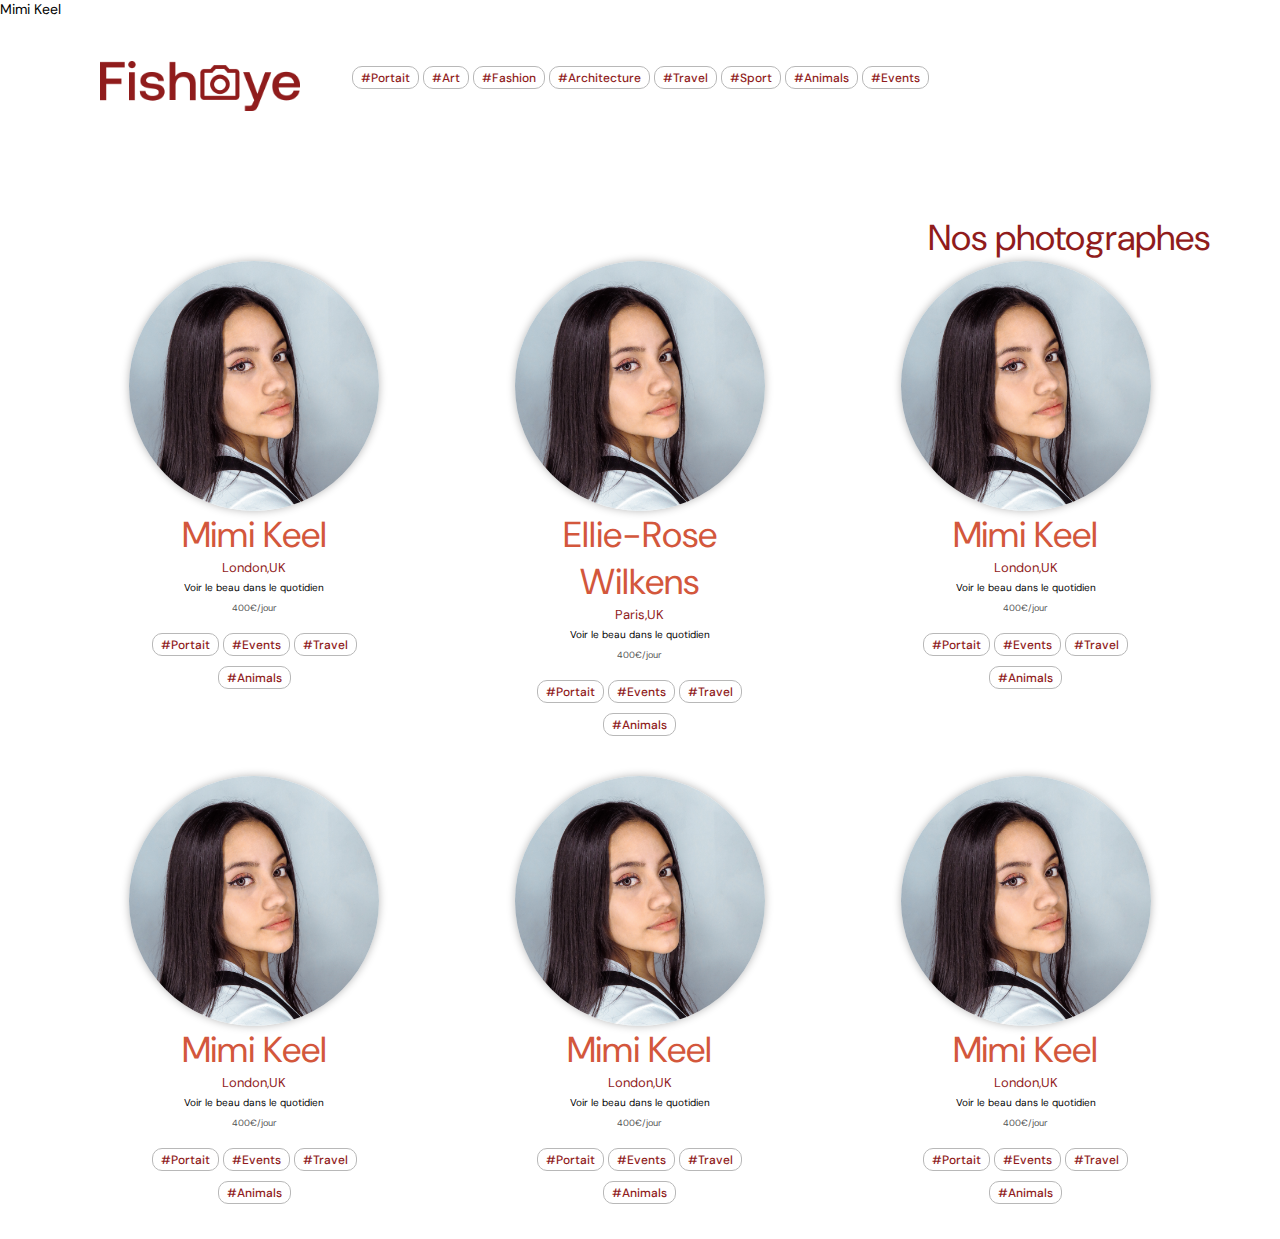
<file: index.html>
<!DOCTYPE html>
<html lang="fr">
  <head>
    <meta charset="utf-8" />
    <title>FishEye</title>
    <meta name="viewport" content="width=device-width,initial-scale=1" />

    <!-- head style -->
    <link rel="stylesheet" href="modal.css" />
    <link
      rel="stylesheet"
      href="https://cdnjs.cloudflare.com/ajax/libs/font-awesome/5.15.3/css/all.min.css"
    />
    <link
      href="https://fonts.googleapis.com/css?family=DM+Sans"
      rel="stylesheet"
    />

    
  </head>

  <!-- body -->

  <body>
    <p id="test"></p>
    <!-- body-header -->
    <div class="header">
     <img class="header-logo" alt="logo" src="./asset/logo.png" />
      <div class="main-navbar">
        <a
          href="#"
          class="tag"
          id="tag-portrait"
          aria-label="photographer categories"
          >#Portait</a
        >
        <a
          href="#"
          class="tag"
          id="tag-art"
          aria-label="photographer categories"
          >#Art</a
        >
        <a
          href="#"
          class="tag"
          id="tag-fashion"
          aria-label="photographer categories"
          >#Fashion</a
        >
        <a
          href="#"
          class="tag"
          id="tag-architectures"
          aria-label="photographer categories"
          >#Architecture</a
        >
        <a
          href="#"
          class="tag"
          id="tag-travel"
          aria-label="photographer categories"
          >#Travel</a
        >
        <a
          href="#"
          class="tag"
          id="tag-sport"
          aria-label="photographer categories"
          >#Sport</a
        >
        <a
          href="#"
          class="tag"
          id="tag-animals"
          aria-label="photographer categories"
          >#Animals</a
        >
        <a
          href="#"
          class="tag"
          id="tag-events"
          aria-label="photographer categories"
          >#Events</a
        >
      </div>
    </div>

    <!-- body-main -->
    <main>
      <h1 class="titre">Nos photographes</h1>
      <div class="mosaique-vignette">
        <div class="vignette" id="vignette-1">
          <img class="vignette-photo" alt="ID photo Mimi Keel" src="Photos/Sample Photos/Photographers ID Photos/MimiKeel.jpg"/>
          <h2 class="vignette-titre">Mimi Keel</h2>
          <div class="vignette-description">
            <p class="vignette-description-ville">London,UK</p>
            <p class="vignette-description-slogan">
              Voir le beau dans le quotidien
            </p>
            <p class="vignette-description-tarif">400€/jour</p>
          </div>
          <div class="vignette-tag">
            <a
              href="#"
              class="tag"
              id="tag-portrait"
              aria-label="photographer categories"
              >#Portait</a
            >
            <a
              href="#"
              class="tag"
              id="tag-events"
              aria-label="photographer categories"
              >#Events</a
            >
            <a
              href="#"
              class="tag"
              id="tag-travel"
              aria-label="photographer categories"
              >#Travel</a
            >
            <a
              href="#"
              class="tag"
              id="tag-animals"
              aria-label="photographer categories"
              >#Animals</a
            >
          </div>
        </div>
      <div class="vignette" id="vignette-1">
        <img class="vignette-photo" alt="ID photo Mimi Keel" src="Photos/Sample Photos/Photographers ID Photos/MimiKeel.jpg"/>
        <h2 class="vignette-titre">Ellie-Rose Wilkens</h2>
        <div class="vignette-description">
          <p class="vignette-description-ville">Paris,UK</p>
          <p class="vignette-description-slogan">
            Voir le beau dans le quotidien
          </p>
          <p class="vignette-description-tarif">400€/jour</p>
        </div>
        <div class="vignette-tag">
          <a
            href="#"
            class="tag"
            id="tag-portrait"
            aria-label="photographer categories"
            >#Portait</a
          >
          <a
            href="#"
            class="tag"
            id="tag-events"
            aria-label="photographer categories"
            >#Events</a
          >
          <a
            href="#"
            class="tag"
            id="tag-travel"
            aria-label="photographer categories"
            >#Travel</a
          >
          <a
            href="#"
            class="tag"
            id="tag-animals"
            aria-label="photographer categories"
            >#Animals</a
          >
        </div>
      </div>

      <div class="vignette" id="vignette-1">
        <img class="vignette-photo" alt="ID photo Mimi Keel" src="Photos/Sample Photos/Photographers ID Photos/MimiKeel.jpg"/>
        <h2 class="vignette-titre">Mimi Keel</h2>
        <div class="vignette-description">
          <p class="vignette-description-ville">London,UK</p>
          <p class="vignette-description-slogan">
            Voir le beau dans le quotidien
          </p>
          <p class="vignette-description-tarif">400€/jour</p>
        </div>
        <div class="vignette-tag">
          <a
            href="#"
            class="tag"
            id="tag-portrait"
            aria-label="photographer categories"
            >#Portait</a
          >
          <a
            href="#"
            class="tag"
            id="tag-events"
            aria-label="photographer categories"
            >#Events</a
          >
          <a
            href="#"
            class="tag"
            id="tag-travel"
            aria-label="photographer categories"
            >#Travel</a
          >
          <a
            href="#"
            class="tag"
            id="tag-animals"
            aria-label="photographer categories"
            >#Animals</a
          >
        </div>
      </div>

      <div class="vignette" id="vignette-1">
        <img class="vignette-photo" alt="ID photo Mimi Keel" src="Photos/Sample Photos/Photographers ID Photos/MimiKeel.jpg"/>
        <h2 class="vignette-titre">Mimi Keel</h2>
        <div class="vignette-description">
          <p class="vignette-description-ville">London,UK</p>
          <p class="vignette-description-slogan">
            Voir le beau dans le quotidien
          </p>
          <p class="vignette-description-tarif">400€/jour</p>
        </div>
        <div class="vignette-tag">
          <a
            href="#"
            class="tag"
            id="tag-portrait"
            aria-label="photographer categories"
            >#Portait</a
          >
          <a
            href="#"
            class="tag"
            id="tag-events"
            aria-label="photographer categories"
            >#Events</a
          >
          <a
            href="#"
            class="tag"
            id="tag-travel"
            aria-label="photographer categories"
            >#Travel</a
          >
          <a
            href="#"
            class="tag"
            id="tag-animals"
            aria-label="photographer categories"
            >#Animals</a
          >
        </div>
      </div>

      <div class="vignette" id="vignette-1">
        <img class="vignette-photo" alt="ID photo Mimi Keel" src="Photos/Sample Photos/Photographers ID Photos/MimiKeel.jpg"/>
        <h2 class="vignette-titre">Mimi Keel</h2>
        <div class="vignette-description">
          <p class="vignette-description-ville">London,UK</p>
          <p class="vignette-description-slogan">
            Voir le beau dans le quotidien
          </p>
          <p class="vignette-description-tarif">400€/jour</p>
        </div>
        <div class="vignette-tag">
          <a
            href="#"
            class="tag"
            id="tag-portrait"
            aria-label="photographer categories"
            >#Portait</a
          >
          <a
            href="#"
            class="tag"
            id="tag-events"
            aria-label="photographer categories"
            >#Events</a
          >
          <a
            href="#"
            class="tag"
            id="tag-travel"
            aria-label="photographer categories"
            >#Travel</a
          >
          <a
            href="#"
            class="tag"
            id="tag-animals"
            aria-label="photographer categories"
            >#Animals</a
          >
        </div>
      </div>

      <div class="vignette" id="vignette-1">
        <img class="vignette-photo" alt="ID photo Mimi Keel" src="Photos/Sample Photos/Photographers ID Photos/MimiKeel.jpg"/>
        <h2 class="vignette-titre">Mimi Keel</h2>
        <div class="vignette-description">
          <p class="vignette-description-ville">London,UK</p>
          <p class="vignette-description-slogan">
            Voir le beau dans le quotidien
          </p>
          <p class="vignette-description-tarif">400€/jour</p>
        </div>
        <div class="vignette-tag">
          <a
            href="#"
            class="tag"
            id="tag-portrait"
            aria-label="photographer categories"
            >#Portait</a
          >
          <a
            href="#"
            class="tag"
            id="tag-events"
            aria-label="photographer categories"
            >#Events</a
          >
          <a
            href="#"
            class="tag"
            id="tag-travel"
            aria-label="photographer categories"
            >#Travel</a
          >
          <a
            href="#"
            class="tag"
            id="tag-animals"
            aria-label="photographer categories"
            >#Animals</a>
          
        </div>
      </div>
    </div>
    </main>

    <!-- Appel JS -->
    <script src="./data.js"></script>
    <script src="index.js"></script>

  </body>
</html>
</file>
<file: modal.css>
@charset "UTF-8";
/* Imports */
#header {
  width: 100%;
  margin-left: 0;
  margin-right: 0;
}

main {
  width: 90%;
  margin: 0 5% 0 5%;
}

main #page-photographer {
  display: -webkit-box;
  display: -ms-flexbox;
  display: flex;
  float: left;
  -webkit-box-orient: horizontal;
  -webkit-box-direction: normal;
      -ms-flex-direction: row;
          flex-direction: row;
  position: relative;
  margin-bottom: 30px;
  padding: 50px 0 50px 0;
  text-align: center;
  background-color: #FAFAFA;
  width: 100%;
  height: 313px;
  -webkit-box-sizing: border-box;
          box-sizing: border-box;
}

@media screen and (max-width: 800px) {
  main #page-photographer {
    height: 260px;
    background-color: #fff;
  }
}

main #page-photographer #vignette {
  background-color: #FAFAFA;
  width: 40%;
  text-align: left;
  padding-left: 50px;
}

@media screen and (max-width: 800px) {
  main #page-photographer #vignette {
    width: 65%;
    padding-left: 20px;
    background-color: #fff;
  }
}

main #page-photographer #vignette h2 {
  font-size: 64px;
}

@media screen and (max-width: 800px) {
  main #page-photographer #vignette h2 {
    font-size: 36px;
  }
}

main #page-photographer #vignette .vignette-description-ville {
  font-size: 24px;
  color: #901C1C;
  line-height: 31px;
  margin-bottom: 20px;
}

@media screen and (max-width: 800px) {
  main #page-photographer #vignette .vignette-description-ville {
    font-size: 13px;
  }
}

main #page-photographer #vignette .vignette-description-slogan {
  font-size: 18px;
  color: #525252;
  line-height: 23px;
  margin-bottom: 20px;
}

@media screen and (max-width: 800px) {
  main #page-photographer #vignette .vignette-description-slogan {
    font-size: 13px;
  }
}

main #page-photographer #vignette .vignette-tag {
  -webkit-box-pack: left;
      -ms-flex-pack: left;
          justify-content: left;
}

@media screen and (max-width: 800px) {
  main #page-photographer #vignette .vignette-tag {
    font-size: 13px;
    -ms-flex-wrap: nowrap;
        flex-wrap: nowrap;
  }
}

main #page-photographer .encart-CTA {
  display: -webkit-box;
  display: -ms-flexbox;
  display: flex;
  -webkit-box-align: center;
      -ms-flex-align: center;
          align-items: center;
  -webkit-box-pack: center;
      -ms-flex-pack: center;
          justify-content: center;
  border-radius: 5px;
  height: 69px;
  width: 170px;
  background-color: #901C1C;
  font-family: "DM sans", sans-serif;
  font-weight: 700;
  color: #fff;
}

@media screen and (max-width: 1000px) {
  main #page-photographer .encart-CTA {
    display: none;
  }
}

main #page-photographer .vignette-photo {
  display: -webkit-box;
  display: -ms-flexbox;
  display: flex;
  width: 150px;
  height: 150px;
  -o-object-fit: cover;
     object-fit: cover;
  border-radius: 50%;
  -webkit-box-shadow: 0px 0px 8px #b8b8b8;
          box-shadow: 0px 0px 8px #b8b8b8;
  position: absolute;
  right: 50px;
  top: 25%;
}

@media screen and (max-width: 800px) {
  main #page-photographer .vignette-photo {
    width: 120px;
    height: 120px;
    right: 30px;
  }
}

@media screen and (max-width: 600px) {
  main #page-photographer .vignette-photo {
    width: 100px;
    height: 100px;
    right: 10px;
  }
}

main .presentation-photo .tri {
  font-size: 18px;
  font-weight: 700;
  line-height: 10;
}

main .presentation-photo .mosaique-vignette {
  -webkit-box-pack: justify;
      -ms-flex-pack: justify;
          justify-content: space-between;
  -ms-flex-line-pack: justify;
      align-content: space-between;
  -ms-grid-columns: 350px 350px 350px;
      grid-template-columns: 350px 350px 350px;
}

@media screen and (max-width: 1200px) {
  main .presentation-photo .mosaique-vignette {
    -ms-grid-columns: (1fr)[2];
        grid-template-columns: repeat(2, 1fr);
  }
}

@media screen and (max-width: 900px) {
  main .presentation-photo .mosaique-vignette {
    -ms-grid-columns: (1fr)[1];
        grid-template-columns: repeat(1, 1fr);
  }
}

main .presentation-photo .mosaique-vignette .vignette {
  margin: 0;
  -webkit-box-align: start;
      -ms-flex-align: start;
          align-items: start;
}

@media screen and (max-width: 1200px) {
  main .presentation-photo .mosaique-vignette .vignette {
    -webkit-box-align: center;
        -ms-flex-align: center;
            align-items: center;
  }
}

main .presentation-photo .mosaique-vignette .vignette img {
  width: 350px;
  height: 300px;
  -o-object-fit: cover;
     object-fit: cover;
  border-radius: 5px;
}

@media screen and (max-width: 900px) {
  main .presentation-photo .mosaique-vignette .vignette img {
    width: 335px;
    height: 190px;
  }
}

main .presentation-photo .mosaique-vignette .vignette .vignette-desc {
  display: -webkit-box;
  display: -ms-flexbox;
  display: flex;
  width: 100%;
  height: 50px;
  -webkit-box-align: center;
      -ms-flex-align: center;
          align-items: center;
}

@media screen and (max-width: 1200px) {
  main .presentation-photo .mosaique-vignette .vignette .vignette-desc {
    width: 350px;
  }
}

@media screen and (max-width: 1200px) {
  main .presentation-photo .mosaique-vignette .vignette .vignette-desc {
    width: 335px;
  }
}

main .presentation-photo .mosaique-vignette .vignette .vignette-desc p {
  display: -webkit-box;
  display: -ms-flexbox;
  display: flex;
  font-size: 24px;
  color: #901C1C;
  font-weight: 400;
  font-family: "DM sans", sans-serif;
  line-height: 20px;
}

@media screen and (max-width: 900px) {
  main .presentation-photo .mosaique-vignette .vignette .vignette-desc p {
    font-size: 14px;
  }
}

main .presentation-photo .mosaique-vignette .vignette .vignette-desc .titre-vignette {
  width: 50%;
}

main .presentation-photo .mosaique-vignette .vignette .vignette-desc .tarif {
  width: 26%;
}

main .presentation-photo .mosaique-vignette .vignette .vignette-desc .like,
main .presentation-photo .mosaique-vignette .vignette .vignette-desc .fa-heart {
  -webkit-box-pack: right;
      -ms-flex-pack: right;
          justify-content: right;
  width: 12%;
}

main .presentation-photo .mosaique-vignette .vignette .vignette-desc .fa-heart {
  display: -webkit-box;
  display: -ms-flexbox;
  display: flex;
  color: #901C1C;
}

main .encart-CTA-responsive {
  display: none;
  -webkit-box-align: center;
      -ms-flex-align: center;
          align-items: center;
  -webkit-box-pack: center;
      -ms-flex-pack: center;
          justify-content: center;
  border-radius: 5px;
  height: 35px;
  width: 170px;
  background-color: #901C1C;
  font-family: "DM sans", sans-serif;
  font-weight: 700;
  color: #fff;
  position: fixed;
  bottom: 0px;
  left: 50%;
  -webkit-transform: translate(-50%, -50%);
          transform: translate(-50%, -50%);
}

@media screen and (max-width: 1000px) {
  main .encart-CTA-responsive {
    display: -webkit-box;
    display: -ms-flexbox;
    display: flex;
  }
}

main .infos-globales {
  display: -webkit-box;
  display: -ms-flexbox;
  display: flex;
  -webkit-box-align: center;
      -ms-flex-align: center;
          align-items: center;
  -webkit-box-pack: center;
      -ms-flex-pack: center;
          justify-content: center;
  border-radius: 5px 5px 0 0;
  height: 40px;
  width: 230px;
  background-color: #DB8876;
  font-family: "DM sans", sans-serif;
  font-weight: 500;
  color: black;
  position: fixed;
  bottom: 0px;
  right: 30px;
}

@media screen and (max-width: 1000px) {
  main .infos-globales {
    display: none;
  }
}

main .infos-globales p {
  width: 40%;
}

main .infos-globales .tarif {
  -webkit-box-pack: end;
      -ms-flex-pack: end;
          justify-content: flex-end;
  display: -webkit-box;
  display: -ms-flexbox;
  display: flex;
}

/* Règles transverses */
/* coucou */
* {
  margin: 0;
  border: 0;
}

h1 {
  font-size: 36px;
  color: #901C1C;
  font-weight: 400;
  font-family: "DM sans", sans-serif;
}

h2 {
  font-size: 36px;
  color: #D3573C;
  font-weight: 400;
  font-family: "DM sans", sans-serif;
}

p {
  font-size: 14px;
  font-family: "DM sans", sans-serif;
}

a {
  font-size: 12px;
  color: #901C1C;
  font-weight: 500;
  font-family: "DM sans", sans-serif;
  text-decoration: none;
  cursor: default;
}

.tag {
  height: 15px;
  margin: 5px 2px 5px 2px;
  padding: 3px 8px;
  border: solid #b8b8b8 1px;
  border-radius: 10px;
  -webkit-transition: all 0.3s;
  transition: all 0.3s;
}

.tag:hover {
  background-color: #901C1C;
  color: white;
  cursor: pointer;
}

.vignette-tag {
  display: -webkit-box;
  display: -ms-flexbox;
  display: flex;
  -ms-flex-wrap: wrap;
      flex-wrap: wrap;
  -webkit-box-pack: center;
      -ms-flex-pack: center;
          justify-content: center;
}

/* body-header */
.header {
  display: -webkit-box;
  display: -ms-flexbox;
  display: flex;
  float: left;
  width: 75%;
}

@media screen and (max-width: 1000px) {
  .header {
    -webkit-box-orient: vertical;
    -webkit-box-direction: normal;
        -ms-flex-direction: column;
            flex-direction: column;
    width: 50%;
  }
}

.header .header-logo {
  display: -webkit-box;
  display: -ms-flexbox;
  display: flex;
  width: 200px;
  margin: 43px 50px 60px 100px;
  cursor: pointer;
}

@media screen and (max-width: 1000px) {
  .header .header-logo {
    width: 150px;
    margin-left: 20px;
    margin-bottom: 30px;
  }
}

.header .main-navbar {
  display: -webkit-box;
  display: -ms-flexbox;
  display: flex;
  -ms-flex-wrap: wrap;
      flex-wrap: wrap;
  margin-top: 43px;
  -webkit-box-pack: center;
      -ms-flex-pack: center;
          justify-content: center;
  max-height: 80px;
}

@media screen and (max-width: 1000px) {
  .header .main-navbar {
    width: 160%;
    height: 80px;
    margin: 0 40px 40px 40px;
  }
}

/* body-main */
main .titre {
  display: -webkit-box;
  display: -ms-flexbox;
  display: flex;
  float: right;
  width: 25%;
  margin-top: 43px;
}

@media screen and (max-width: 1000px) {
  main .titre {
    font-size: 13px;
    width: 40%;
    -webkit-box-pack: end;
        -ms-flex-pack: end;
            justify-content: flex-end;
    -webkit-box-align: center;
        -ms-flex-align: center;
            align-items: center;
    margin-right: 30px;
    height: 30px;
  }
}

main .mosaique-vignette {
  display: -ms-grid;
  display: grid;
  -ms-grid-columns: (1fr)[3];
      grid-template-columns: repeat(3, 1fr);
  grid-gap: 5px;
  grid-auto-rows: minmax(100px, auto);
  width: 100%;
}

@media screen and (max-width: 1000px) {
  main .mosaique-vignette {
    -ms-grid-columns: (1fr)[1];
        grid-template-columns: repeat(1, 1fr);
  }
}

main .mosaique-vignette .vignette {
  display: -webkit-box;
  display: -ms-flexbox;
  display: flex;
  -webkit-box-orient: vertical;
  -webkit-box-direction: normal;
      -ms-flex-direction: column;
          flex-direction: column;
  margin: 0 50px 30px 50px;
  text-align: center;
  -webkit-box-align: center;
      -ms-flex-align: center;
          align-items: center;
}

@media screen and (max-width: 1000px) {
  main .mosaique-vignette .vignette {
    margin: 0 10px 30px 10px;
  }
}

main .mosaique-vignette .vignette .vignette-photo {
  width: 250px;
  height: 250px;
  -o-object-fit: cover;
     object-fit: cover;
  border-radius: 50%;
  -webkit-box-shadow: 0px 0px 8px #b8b8b8;
          box-shadow: 0px 0px 8px #b8b8b8;
}

main .mosaique-vignette .vignette .vignette-description .vignette-description-ville {
  font-size: 13px;
  color: #901C1C;
  font-weight: 400;
  font-family: "DM sans", sans-serif;
  line-height: 20px;
}

main .mosaique-vignette .vignette .vignette-description .vignette-description-slogan {
  font-size: 10px;
  color: black;
  font-weight: 400;
  font-family: "DM sans", sans-serif;
  line-height: 20px;
}

main .mosaique-vignette .vignette .vignette-description .vignette-description-tarif {
  font-size: 9px;
  color: #525252;
  font-weight: 400;
  font-family: "DM sans", sans-serif;
  line-height: 20px;
  margin-bottom: 10px;
}
/*# sourceMappingURL=modal.css.map */
</file>
